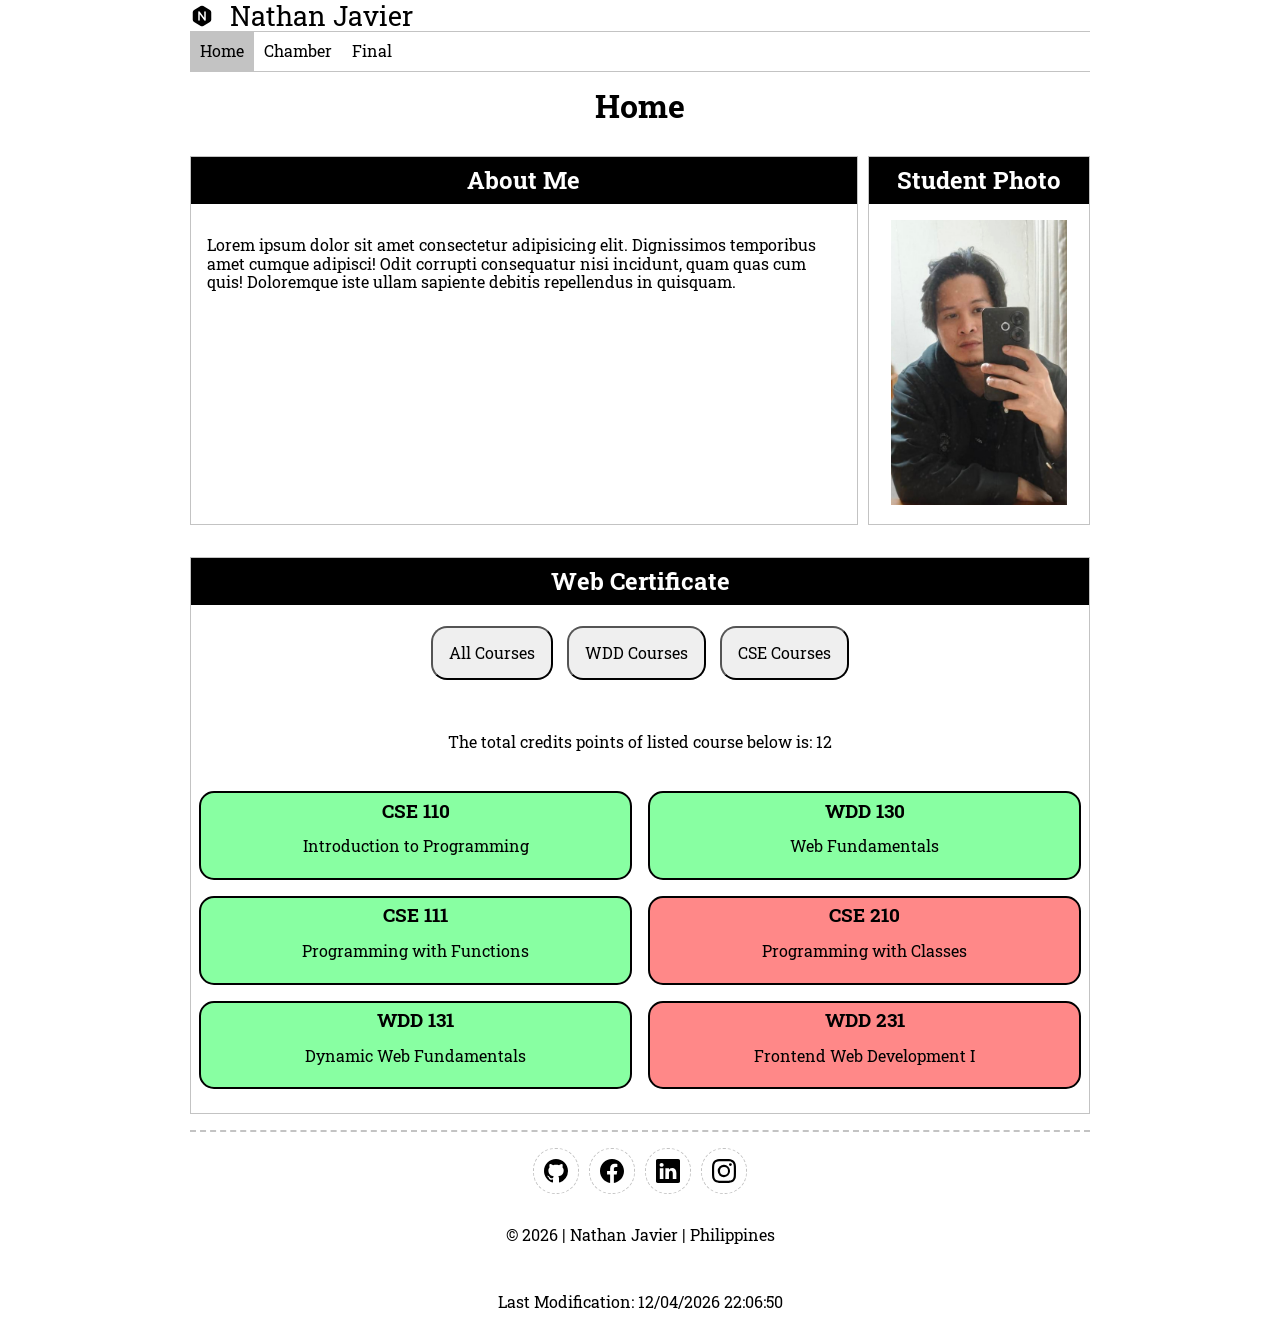
<file: index.html>
<!DOCTYPE html>
<html lang="en">
<head>
    <meta charset="UTF-8">
    <meta name="viewport" content="width=device-width, initial-scale=1.0">
    <title>Nathan Website</title>
    <meta name="author" content="Nathan Javier">
    <meta name="description" content="My personal website for wdd 231 in BYU Pathway to showcase the project and what i learned in the course.">
    <meta  property="og:title" content="Nathan Javier">
    <meta  property="og:description" content="Home of nathan javier. Website for WDD 231.">
    <meta  property="og:images" content="https://github.com/theophilox/wdd231/blob/main/images/my-profile-picture.jpg">
    <meta  property="og:title" content="https://theophilox.github.io/wdd231/">
    <link rel="stylesheet" href="styles/normalize.css">
    <link rel="stylesheet" href="styles/base.css">
    <link rel="stylesheet" href="styles/larger.css">
    <script src="scripts/navigation.js" defer></script>
    <script src="scripts/dates.js" defer></script>
    <script src="scripts/course.js" defer></script>
    <script src="scripts/dialog.js" defer></script>
    <link rel="icon" href="n-favicon.ico">
    <link rel="preconnect" href="https://fonts.googleapis.com">
    <link rel="preconnect" href="https://fonts.gstatic.com" crossorigin>
    <link href="https://fonts.googleapis.com/css2?family=Roboto+Slab:wght@100..900&display=swap" rel="stylesheet">  
</head>
<body>
    <header>
        <img src="images/n-logo.svg" alt="site logo" width="24" height="24">
        <span>Nathan Javier</span>
        <button id="ham-btn" class="hamburger"></button>
    </header>
    <nav id="nav-bar" class="navigation">
        <ul>
            <li class="current"><a href="index.html">Home</a></li>
            <li><a href="chamber/index.html">Chamber</a></li>
            <li><a href="finalproject/index.html">Final</a></li>
        </ul>

    </nav>
    <main>
        <h1>Home</h1>
        <div class="my-info">
            <section class="about-me">
                <h2>About Me</h2>
                <p>Lorem ipsum dolor sit amet consectetur adipisicing elit. Dignissimos temporibus amet cumque adipisci! Odit corrupti consequatur nisi incidunt, quam quas cum quis! Doloremque iste ullam sapiente debitis repellendus in quisquam.</p>
            </section>

            <section class="photo-container">
                <h2>Student Photo</h2>
                <img src="images/my-profile-picture.jpg" alt="My picture" loading="lazy">
            </section>
        </div>

        <section class="certificate">
            <h2>Web Certificate </h2>

            <div class="button-cont">
                <button id="show-all">All Courses</button>
                <button id="show-wdd">WDD Courses</button>
                <button id="show-cse">CSE Courses</button>
            </div>

            <p>The total credits points of listed course below is: <span id="total-credits"></span></p>

            <div id="cert-card" class="courses"></div>
        </section>
        <dialog id="course-dialog"></dialog>
    </main>
    <footer>
        <div class="social">
            <a href="https://github.com/theophilox" target="_blank"><img src="images/github.svg" alt="github icon" width="16" height="16"></a>
            <a href="https://www.facebook.com/Slex.xD/" target="_blank"><img src="images/facebook.svg" alt="facebook icon" width="16" height="16"></a>
            <a href="https://www.linkedin.com/in/nathan-javier27" target="_blank"><img src="images/linkedin.svg" alt="linkedIN icon" width="16" height="16"></a>
            <a href="#" target="_blank"><img src="images/instagram.svg" alt="instagram icon" width="16" height="16"></a>
        </div>
        <p>© <span id="currentYear"></span> | Nathan Javier | Philippines</p>
        <p>Last Modification: <span id="lastModified"></span></p>
    </footer>
</body>
</html>
</file>
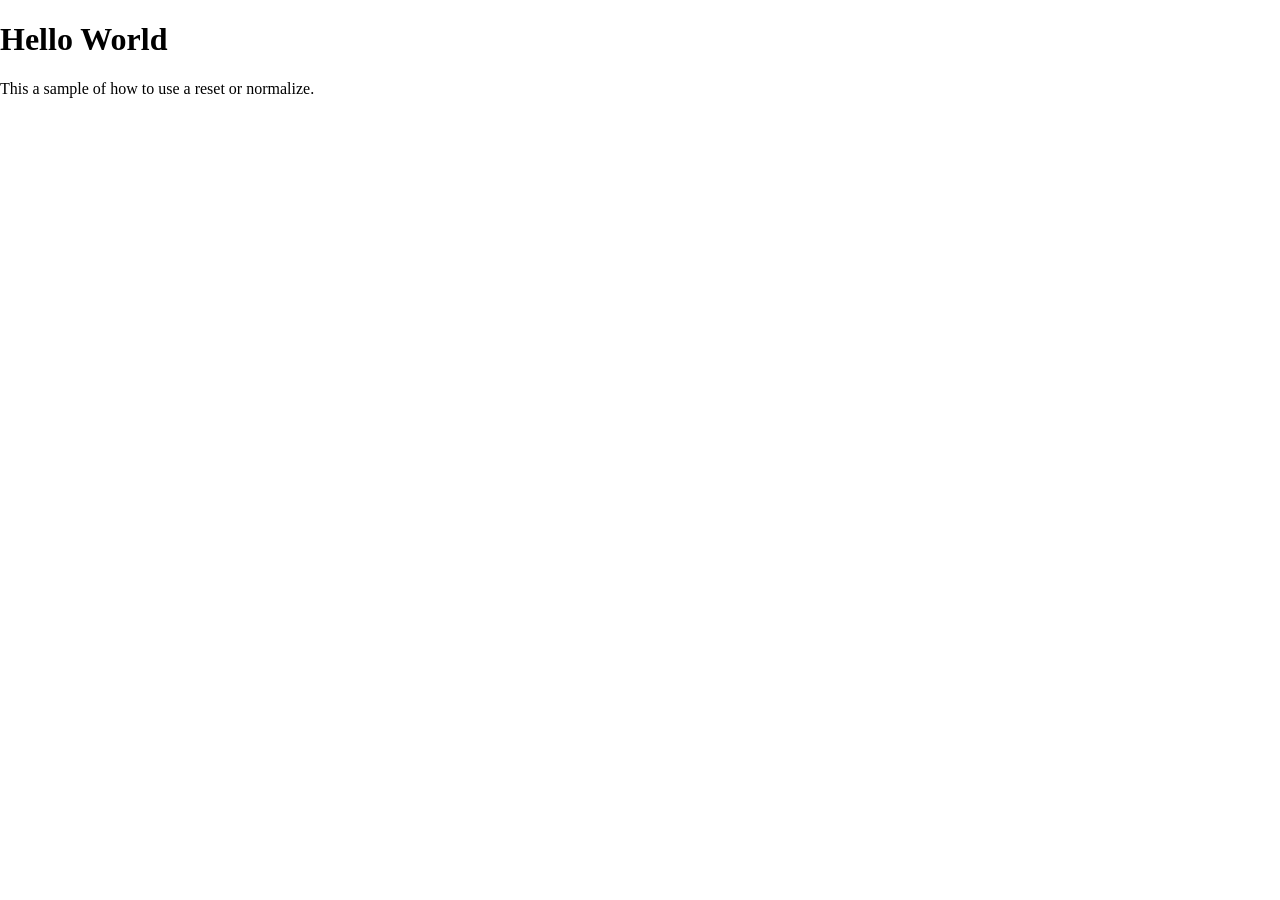
<file: normalize.html>
<!DOCTYPE html>
<html lang="en">
<head>
    <meta charset="UTF-8">
    <meta name="viewport" content="width=device-width, initial-scale=1.0">
    <title>Normalize Sample</title>
    <meta name="author" content="Nathan Javier">
    <meta name="description" content="This is a sample of how to use reset in css.">
    <link rel="stylesheet" href="styles/normalize.css">

</head>
<body>
    <header></header>
    <main></main>
    <h1>Hello World</h1>
    <p>This a sample of how to use a reset or normalize.</p>
</body>
</html>
</file>
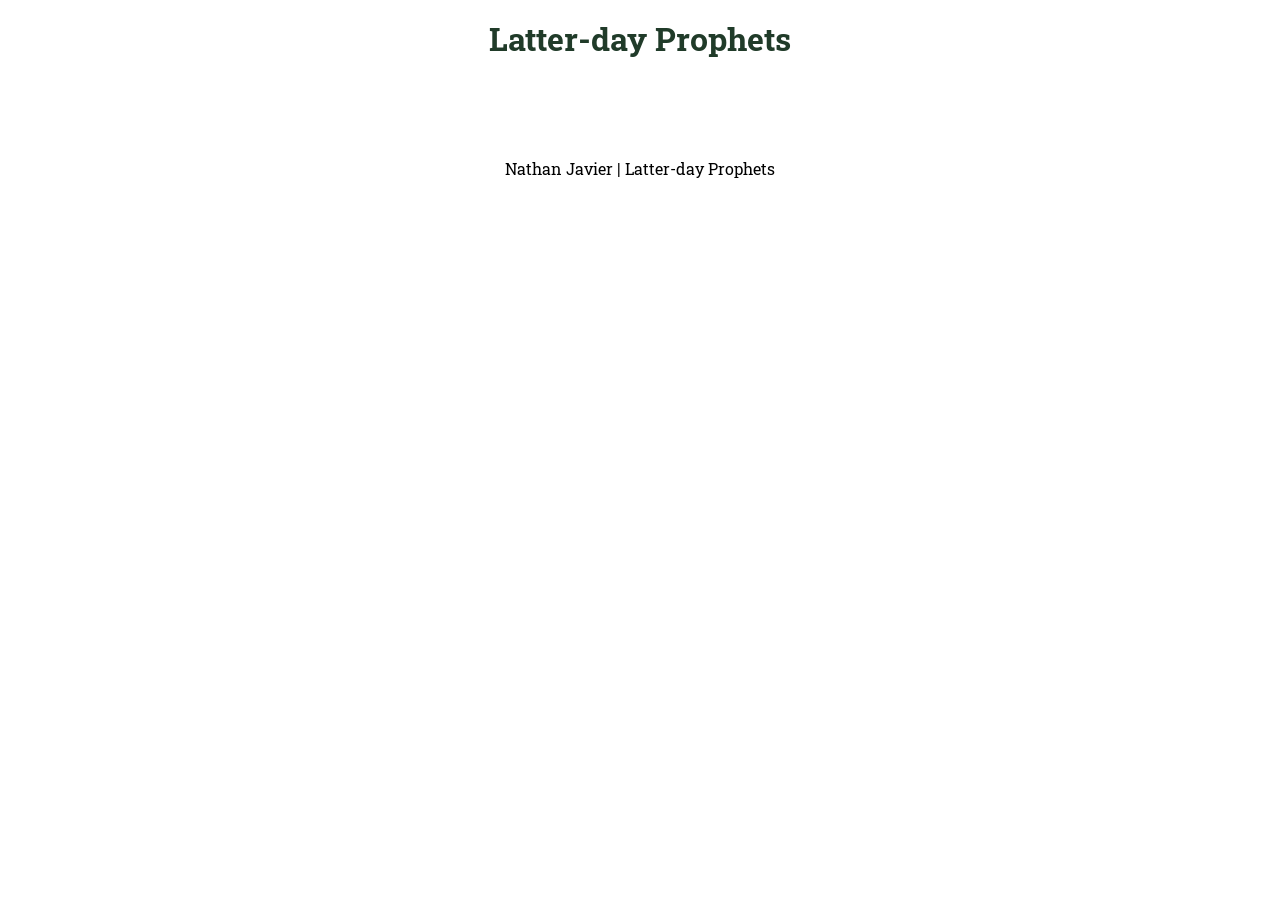
<file: prophets.html>
<!DOCTYPE html>
<html lang="en">
<head>
    <meta charset="UTF-8">
    <meta name="viewport" content="width=device-width, initial-scale=1.0">
    <title>Prophets</title>
    <script src="scripts/prophets.js" defer></script>
    <meta name="author" content="Nathan Javier">
    <meta name="description" content="Pages using fetch in json on the latter-day prophets">
    <link rel="stylesheet" href="styles/prophets.css">
    <link rel="stylesheet" href="styles/normalize.css">
    <link rel="preconnect" href="https://fonts.googleapis.com">
    <link rel="preconnect" href="https://fonts.gstatic.com" crossorigin>
    <link href="https://fonts.googleapis.com/css2?family=Roboto+Slab:wght@100..900&display=swap" rel="stylesheet">
</head>
<body>
    <header>
        <h1>Latter-day Prophets</h1>
    </header>
    <main>
        <div id="cards"></div>
    </main>
    <footer>
        Nathan Javier | Latter-day Prophets
    </footer>
</body>
</html>
</file>
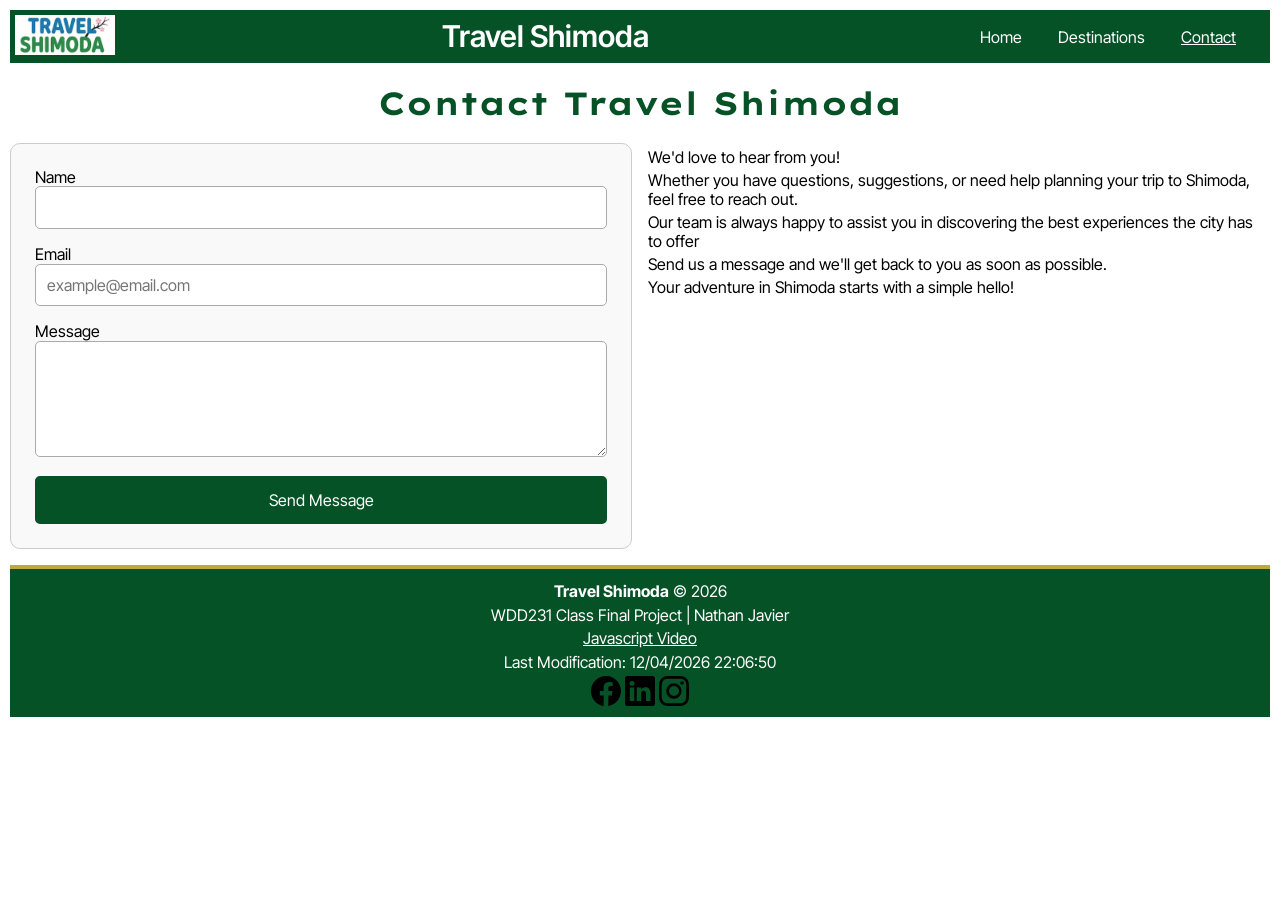
<file: finalproject/contact.html>
<!DOCTYPE html>
<html lang="en">
<head>
    <meta charset="UTF-8">
    <meta name="viewport" content="width=device-width, initial-scale=1.0">
    <title>Travel Shimoda Contact Pages</title>
    <meta name="author" content="Nathan Javier">
    <meta name="description" content="This the contact pages that user can reach out or send thier email to recieved updates about information in shimoda city events">
    <meta  property="og:title" content="Welcome this is a travel guide for shimoda city in shizuoka ken, japan.">
    <meta  property="og:description" content="Shimoda city beautiful places and cultural history places and other places around shimoda city only.">
    <meta  property="og:image" content="https://theophilox.github.io/wdd231/images/shimoda-large.webp">
    <meta  property="og:url" content="https://theophilox.github.io/wdd231/final/index.html">
    <link rel="stylesheet" href="styles/base.css">
    <link rel="stylesheet" href="styles/normalize.css">
    <link rel="stylesheet" href="styles/medium.css">
    <link rel="stylesheet" href="styles/larger.css">
    <script src="scripts/date.js" defer></script>
    <script src="scripts/hamburger.js" defer></script>
    <link rel="icon" href="favicon.ico">
    <link rel="preconnect" href="https://fonts.googleapis.com">
    <link rel="preconnect" href="https://fonts.gstatic.com" crossorigin>
    <link href="https://fonts.googleapis.com/css2?family=Inter+Tight:ital,wght@0,100..900;1,100..900&family=Lexend+Giga:wght@100..900&display=swap" rel="stylesheet">
</head>
<body>
    <header>
        <a href="index.html"><img src="images/travel-shimoda-logo.png" alt="travel Shimoda" width="100" height="40"></a>
        <span>Travel Shimoda</span>
        <button id="ham-btn" class="hamburger" aria-label="Menu"></button>
        <nav id="nav-bar" class="navigation">
            <ul>
                <li><a  href="index.html">Home</a></li>
                <li><a  href="destinations.html">Destinations</a></li>
                <li><a class="active" href="contact.html">Contact</a></li>
            </ul>
        </nav>
    </header>
    <main>
        
        <h1>Contact Travel Shimoda</h1>

        <div class="contact-container">
            <div class="contact-msg">
                <p>We'd love to hear from you!</p>
                <p>Whether you have questions, suggestions, or need help planning your trip to Shimoda, feel free to reach out.</p> 
                <p>Our team is always happy to assist you in discovering the best experiences the city has to offer</p>
                <p>Send us a message and we'll get back to you as soon as possible.</p> 
                <p>Your adventure in Shimoda starts with a simple hello!</p>
            </div>

            <div class="contact-form-section">

                <form method="get" action="thankyou.html" id="contact-form" >
                    
                    <label for="name">Name
                        <input type="text" name="name" id="name" title="Enter first name" required>
                    </label>

                    <label for="email">Email
                        <input type="email" name="email" title="Enter your email" id="email" required placeholder="example@email.com">
                    </label>

                    <label for="message">Message
                        <textarea id="message" rows="5" required></textarea>
                    </label>

                    <button type="submit" class="submit-button">Send Message</button>

                </form>

            </div>
        </div>

        
    </main>

    <footer>
        <div class="copyright">
            <p><strong>Travel Shimoda</strong> © <span id="currentYear"></span></p>
            <p>WDD231 Class Final Project | Nathan Javier</p>
            <a href="https://www.loom.com/share/fae2dce700c44b189f0708b2c2c2837a" target="_blank">Javascript Video</a>
            <p>Last Modification: <span id="lastModified"></span></p>
        </div>
        <div class="social">
            <a href="https://www.facebook.com/Slex.xD/" target="_blank"><img src="images/facebook.svg" alt="facebook icon" width="16" height="16"></a>
            <a href="https://www.linkedin.com/in/nathan-javier27" target="_blank"><img src="images/linkedin.svg" alt="linkedIN icon" width="16" height="16"></a>
            <a href="#" target="_blank"><img src="images/instagram.svg" alt="instagram icon" width="16" height="16"></a>
        </div>

    </footer>
</body>
</html>
</file>
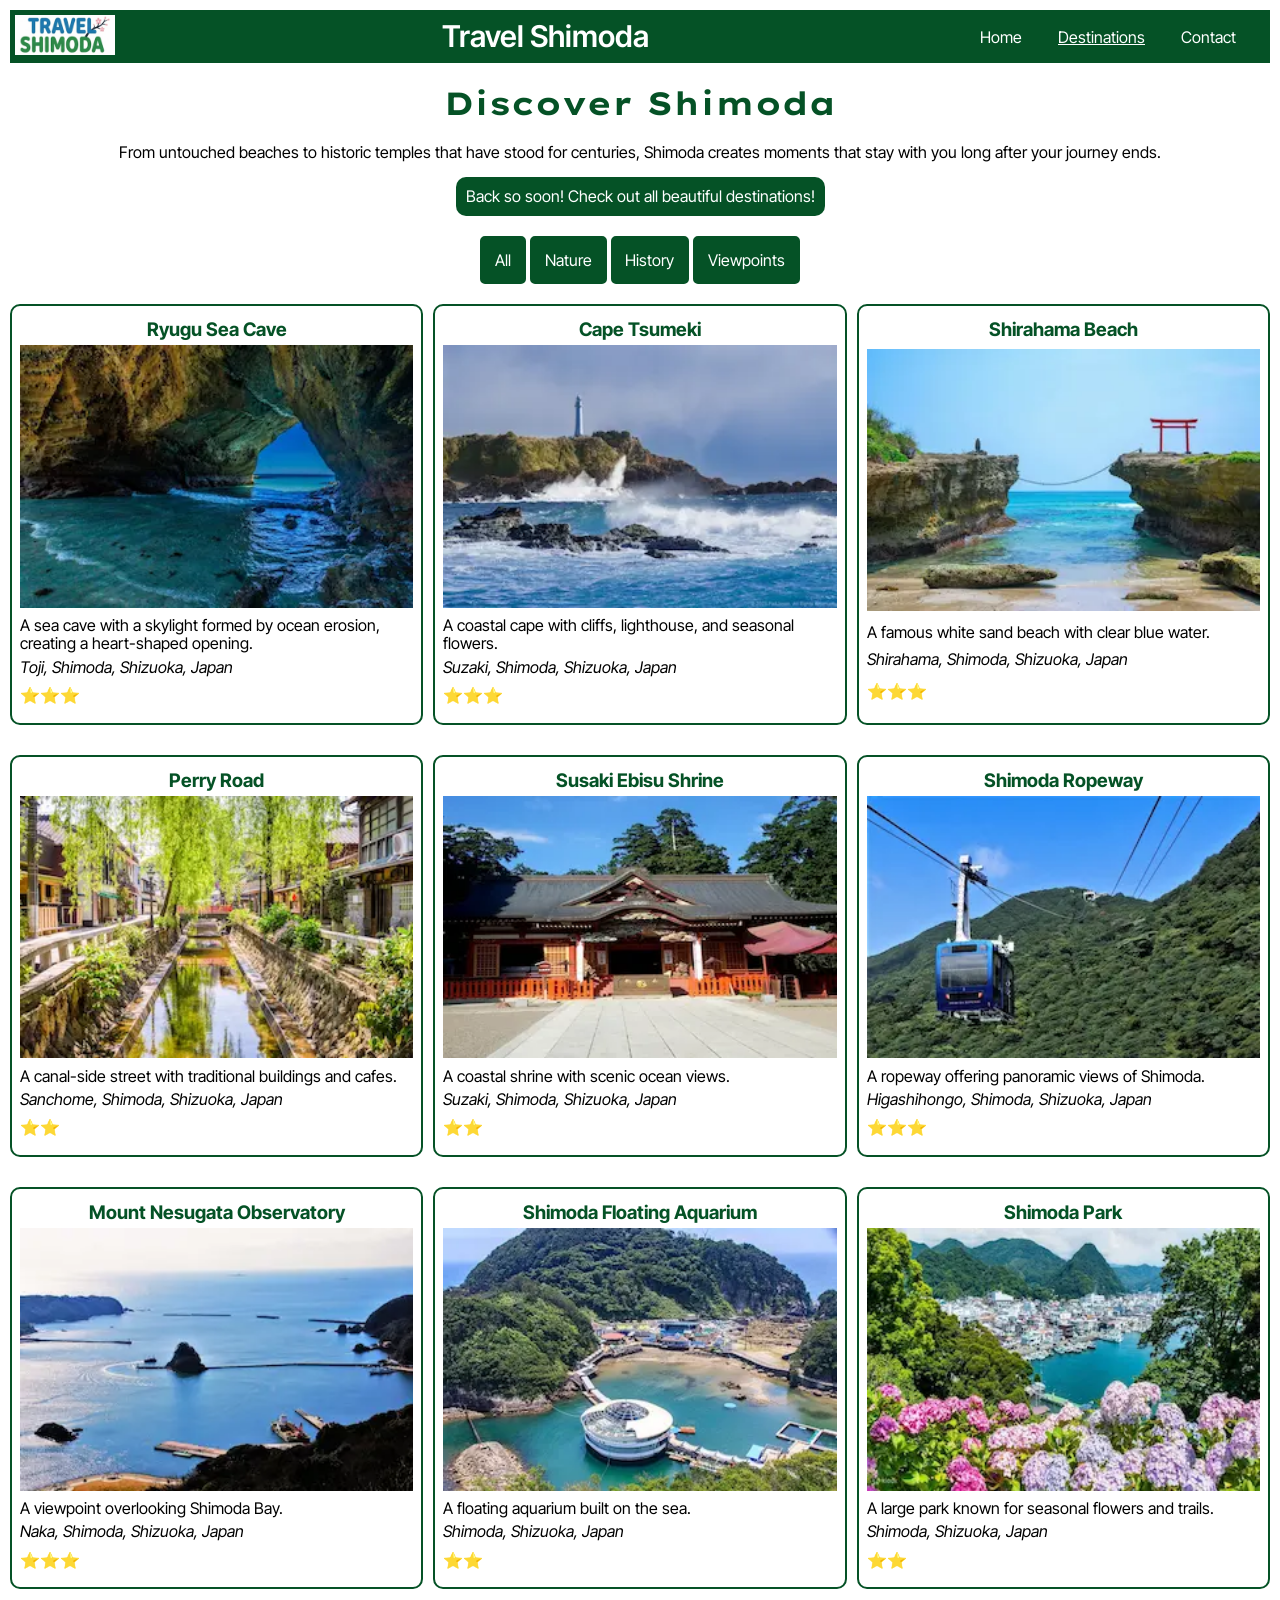
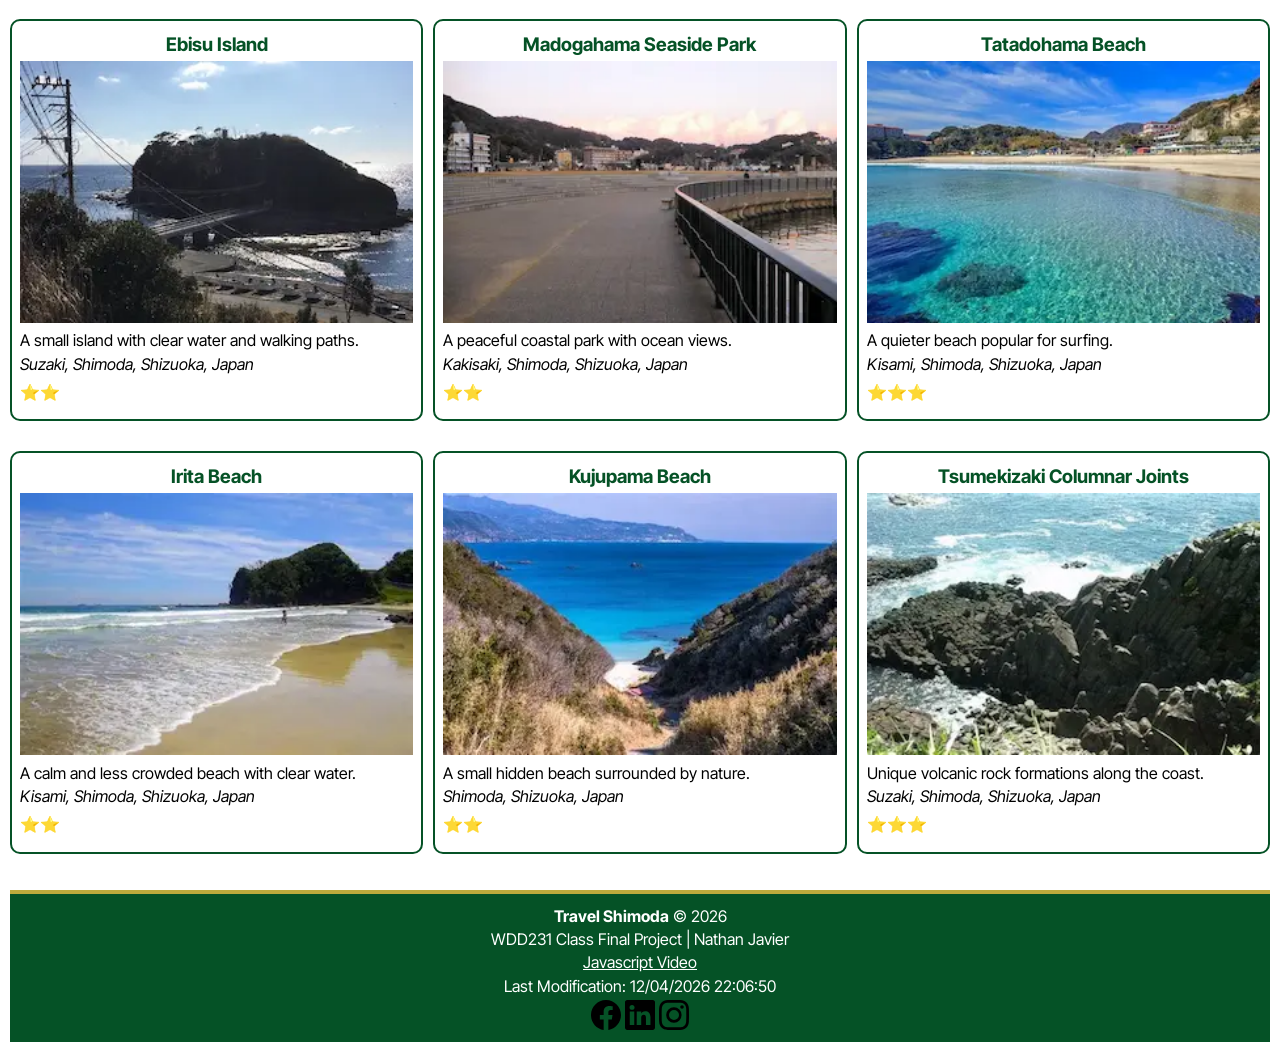
<file: finalproject/destinations.html>
<!DOCTYPE html>
<html lang="en">
<head>
    <meta charset="UTF-8">
    <meta name="viewport" content="width=device-width, initial-scale=1.0">
    <title>Travel Shimoda Destination Pages</title>
    <meta name="author" content="Nathan Javier">
    <meta name="description" content="A list of destination places and their information about shimoda city shizuoka japan for my final project in WDD231 BYU Pathway">
    <meta  property="og:title" content="Welcome this is a travel guide for shimoda city in shizuoka ken, japan.">
    <meta  property="og:description" content="Shimoda city beautiful places and cultural history places and other places around shimoda city only.">
    <meta  property="og:image" content="https://theophilox.github.io/wdd231/images/shimoda-large.webp">
    <meta  property="og:url" content="https://theophilox.github.io/wdd231/final/index.html">
    <link rel="stylesheet" href="styles/base.css">
    <link rel="stylesheet" href="styles/normalize.css">
    <link rel="stylesheet" href="styles/medium.css">
    <link rel="stylesheet" href="styles/larger.css">
    <script src="scripts/date.js" defer></script>
    <script src="scripts/hamburger.js" defer></script>
    <script src="scripts/filter.js" type="module"></script>
    <script src="scripts/destinations.js" type="module"></script>
    <link rel="icon" href="favicon.ico">
    <link rel="preconnect" href="https://fonts.googleapis.com">
    <link rel="preconnect" href="https://fonts.gstatic.com" crossorigin>
    <link href="https://fonts.googleapis.com/css2?family=Inter+Tight:ital,wght@0,100..900;1,100..900&family=Lexend+Giga:wght@100..900&display=swap" rel="stylesheet">
</head>
<body>
    <header>
        <a href="index.html"><img src="images/travel-shimoda-logo.png" alt="travel Shimoda" width="100" height="40"></a>
        <span>Travel Shimoda</span>
        <button id="ham-btn" class="hamburger" aria-label="Menu"></button>
        <nav id="nav-bar" class="navigation">
            <ul>
                <li><a  href="index.html">Home</a></li>
                <li><a class="active" href="destinations.html">Destinations</a></li>
                <li><a href="contact.html">Contact</a></li>
            </ul>
        </nav>
    </header>
    <main>
        
        <h1>Discover Shimoda</h1>
        <p>From untouched beaches to historic temples that have stood for centuries, Shimoda creates moments that stay with you long after your journey ends.</p>

        <div id="visit-message">

        </div>

         <div class="buttons">
                <button id="show-all">All</button>
                <button id="show-nature">Nature</button>
                <button id="show-history">History</button>
                <button id="show-viewpoint">Viewpoints</button>

            </div>

        <div> 

            <div id="destinations">

            </div>
        </div>

        <dialog id="modal"></dialog>

        
    </main>

    <footer>
        <div class="copyright">
            <p><strong>Travel Shimoda</strong> © <span id="currentYear"></span></p>
            <p>WDD231 Class Final Project | Nathan Javier</p>
            <a href="https://www.loom.com/share/fae2dce700c44b189f0708b2c2c2837a" target="_blank">Javascript Video</a>
            <p>Last Modification: <span id="lastModified"></span></p>
        </div>
        <div class="social">
            <a href="https://www.facebook.com/Slex.xD/" target="_blank"><img src="images/facebook.svg" alt="facebook icon" width="16" height="16"></a>
            <a href="https://www.linkedin.com/in/nathan-javier27" target="_blank"><img src="images/linkedin.svg" alt="linkedIN icon" width="16" height="16"></a>
            <a href="#" target="_blank"><img src="images/instagram.svg" alt="instagram icon" width="16" height="16"></a>
        </div>

    </footer>
</body>
</html>
</file>
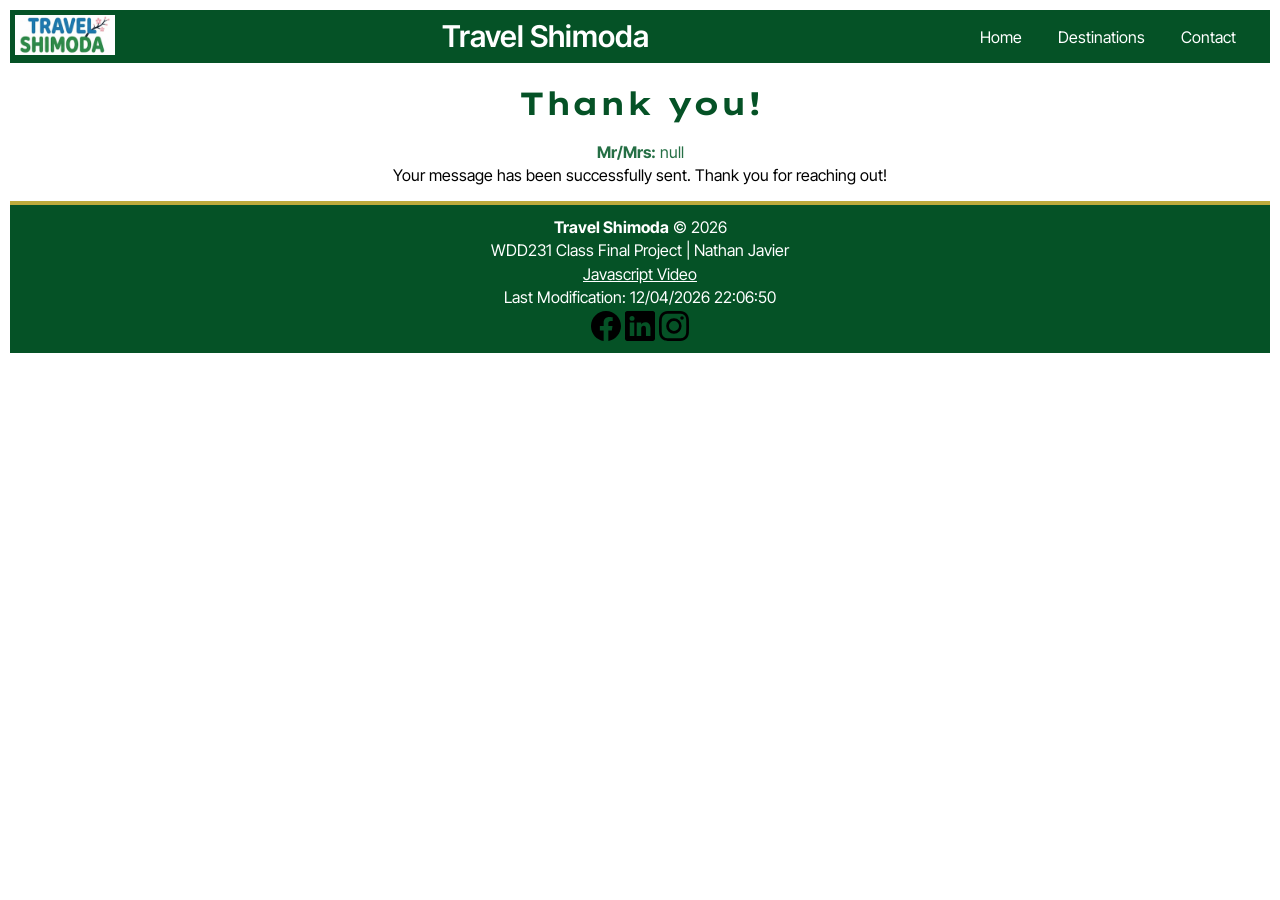
<file: finalproject/thankyou.html>
<!DOCTYPE html>
<html lang="en">
<head>
    <meta charset="UTF-8">
    <meta name="viewport" content="width=device-width, initial-scale=1.0">
    <title>Travel Shimoda Contact Pages</title>
    <meta name="author" content="Nathan Javier">
    <meta name="description" content="This the contact pages that user can reach out or send thier email to recieved updates about information in shimoda city shizuoka japan events for my final project in WDD231 BYU Pathway">
    <meta  property="og:title" content="Welcome this is a travel guide for shimoda city in shizuoka ken, japan.">
    <meta  property="og:description" content="Shimoda city beautiful places and cultural history places and other places around shimoda city only.">
    <meta  property="og:image" content="https://theophilox.github.io/wdd231/images/shimoda-large.webp">
    <meta  property="og:url" content="https://theophilox.github.io/wdd231/final/index.html">
    <link rel="stylesheet" href="styles/base.css">
    <link rel="stylesheet" href="styles/normalize.css">
    <link rel="stylesheet" href="styles/medium.css">
    <link rel="stylesheet" href="styles/larger.css">
    <script src="scripts/date.js" defer></script>
    <script src="scripts/hamburger.js" defer></script>
    <script src="scripts/thankyou.js" defer></script>
    <link rel="icon" href="favicon.ico">
    <link rel="preconnect" href="https://fonts.googleapis.com">
    <link rel="preconnect" href="https://fonts.gstatic.com" crossorigin>
    <link href="https://fonts.googleapis.com/css2?family=Inter+Tight:ital,wght@0,100..900;1,100..900&family=Lexend+Giga:wght@100..900&display=swap" rel="stylesheet">
</head>
<body>
    <header>
        <a href="index.html"><img src="images/travel-shimoda-logo.png" alt="travel Shimoda" width="100" height="40"></a>
        <span>Travel Shimoda</span>
        <button id="ham-btn" class="hamburger" aria-label="Menu"></button>
        <nav id="nav-bar" class="navigation">
            <ul>
                <li><a href="index.html">Home</a></li>
                <li><a href="destinations.html">Destinations</a></li>
                <li><a href="contact.html">Contact</a></li>
            </ul>
        </nav>
    </header>
    <main>
        
        <h1>Thank you!</h1>
        <div id="output" class="output"></div>
        <p>Your message has been successfully sent. Thank you for reaching out!</p>

        

        
    </main>

    <footer>
        <div class="copyright">
            <p><strong>Travel Shimoda</strong> © <span id="currentYear"></span></p>
            <p>WDD231 Class Final Project | Nathan Javier</p>
            <a href="https://www.loom.com/share/fae2dce700c44b189f0708b2c2c2837a" target="_blank">Javascript Video</a>
            <p>Last Modification: <span id="lastModified"></span></p>
        </div>
        <div class="social">
            <a href="https://www.facebook.com/Slex.xD/" target="_blank"><img src="images/facebook.svg" alt="facebook icon" width="16" height="16"></a>
            <a href="https://www.linkedin.com/in/nathan-javier27" target="_blank"><img src="images/linkedin.svg" alt="linkedIN icon" width="16" height="16"></a>
            <a href="#" target="_blank"><img src="images/instagram.svg" alt="instagram icon" width="16" height="16"></a>
        </div>

    </footer>
</body>
</html>
</file>
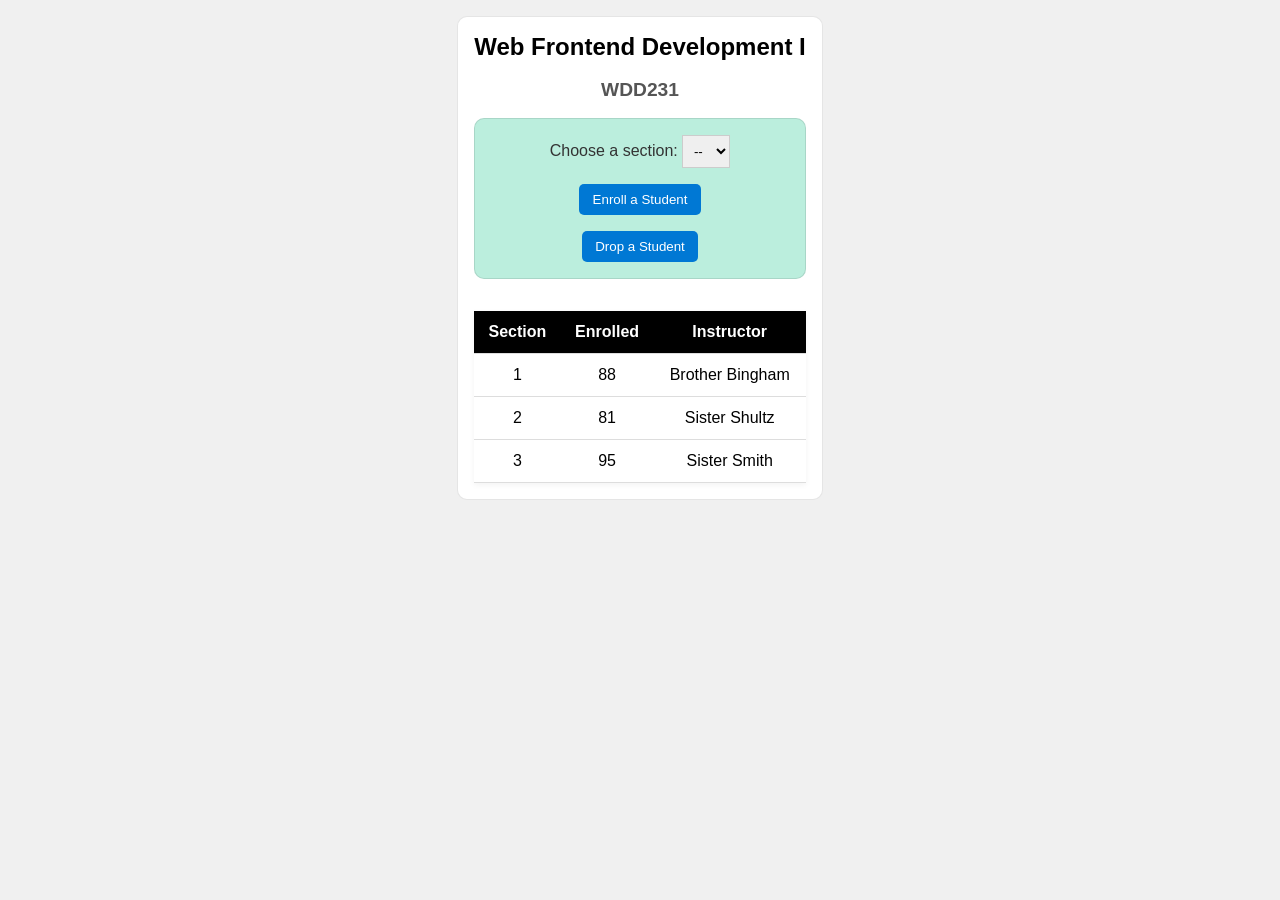
<file: week03/modules.html>
<html lang="en">
    <head>
        <meta charset="UTF-8">
        <meta name="viewport" content="width=device-width, initial-scale=1.0">
        <title>Modules Example: Course and Sections</title>
        <link rel="stylesheet" href="styles/modules.css">
        <script type="module" src="scripts/modules.mjs"></script>
    </head>

    <body>
        <main>
        <h1 id="courseName">Web Frontend Development I</h1>
        <h2 id="courseCode">WDD231</h2>

        <div id="enrollment">
            <label for="sectionNumber">Choose a section:</label>
            <select id="sectionNumber">
                <option value="0" disabled="" selected="">--</option>
            </select>

            <button id="enrollStudent">Enroll a Student</button>
            <button id="dropStudent">Drop a Student</button>
        </div>

        <table>
            <thead>
            <tr>
                <th>Section</th>
                <th>Enrolled</th>
                <th>Instructor</th>
            </tr>
            </thead>
            <tbody id="sections"><tr>
            <td>1</td>
            <td>88</td>
            <td>Brother Bingham</td></tr><tr>
            <td>2</td>
            <td>81</td>
            <td>Sister Shultz</td></tr><tr>
            <td>3</td>
            <td>95</td>
            <td>Sister Smith</td></tr></tbody>
        </table>
        </main>


    </body>
</html>
</file>
<file: styles/base.css>
:root {
    box-sizing: border-box;
}


body {
    font-family: "Roboto Slab", serif;
}


header {
    display: grid;
    grid-template-columns: 24px auto 44px;
    align-items: end;
    column-gap: 1rem;
    border-bottom: 1px solid #c3c3c3;
}




header img {
    display: block;
    width: 100%;
    height: auto;
    margin: auto 0;
}

header span {
    font-size: 1.7rem;
    color: black;
}


.hamburger {
    background: none;
    border: none;
    cursor: pointer;
    font-family: Verdana, Geneva, Tahoma, sans-serif;

}

.hamburger::before {
    content: "\2630";
    font-size: 1.5rem;
    
}

.hamburger.show::before {
    content: "\00D7";
    font-size: 1.5rem;
    
}

.navigation {
    display: none;
}

.navigation.show {
    display: block;
}

.navigation ul {
    list-style-type: none;
    margin: 0;
    padding: 0;
}

.navigation a {
    display: block;
    padding: 10px;
    text-decoration: none;
    color: black;
    border-bottom: 1px solid #c3c3c3;
}

.navigation a:hover {
    background-color: black;
    color: white;
}

.navigation li.current {
    background-color: #c3c3c3;
}

main {
    padding: 0;
}

main h1 {
    text-align: center;
    padding: 1rem;
    margin: 0;

}

p {
    padding: 1rem;
}

.photo-container {
    text-align: center;
   
}

.photo-container img {
    width: 80%;
    height: auto;
    margin: 0 auto;
    margin-top: 1rem;

}



section {
    margin: 1rem auto;
    padding-bottom: 1rem;
}


.about-me, .photo-container {
    border-bottom: 1px solid #c3c3c3;
    padding-bottom: 1rem;
}

section h2 {
    text-align: center;
    background-color: black;
    padding: 0.6rem;
    color: white;
    margin: 0 auto;
}

.button-cont {
    padding: 1rem;
    text-align: center;
}

.button-cont button {
    padding: 1rem;
    margin: 0.3rem;
    border-radius: 1rem;

}

.button-cont button:hover {
    background-color: black;
    color: white;
}

.certificate {
    text-align: center;
}


.course-card {
    border: 2px solid black;
    padding: 0.4rem;
    border-radius: 15px;
    transition: 0.3s;
    margin: 0.5rem;
    text-align: center;
}

.course-card h3 {   
    padding: 0;
    margin: 0;
}

.course-card p {

    padding: 0;
}

.courses {
    display: grid;
    grid-template-columns: 1fr;
    justify-content: center;
}

dialog {
    border: 1px solid black;
    border-radius: 10px;
    max-width: 300px;
    padding: 0;
    text-align: center;
}

dialog h2 {
    margin: 0;
    background-color: #c3c3c3;
    padding: 10px;
}

dialog button {
    font-size: 1.3rem;
    position: absolute;
    border: none;
    background-color: #c3c3c3;
    top: 11px;
    right: 15px;
}

::backdrop {
  background-color: rgb(0 0 0 / 80%);
}





footer {
    text-align: center;
    border-top: 2px dashed #c3c3c3;
    padding-top: 1rem;
}

.social {
    display: flex;
    justify-content: center;
    column-gap: 10px;
}

.social a {
    display: flex;
    border: 1px dashed #c3c3c3;
    width: 44px;    
    height: 44px;
    align-items: center;
    justify-content: center;
    border-radius: 22px;
}

.social img {
    width: 24px;
    height: 24px;

}

.social a:hover {
    background-color: #c3c3c3;
}
</file>
<file: styles/larger.css>
@media only screen and (min-width: 38rem) {
    header, nav, main, footer {
        max-width: 900px;
        margin: 0 auto;
    }

    header {
        grid-template-columns: 24px auto;
    }
    
    .hamburger {
        display: none;
    }

    .navigation {
        display: block;
        border-bottom: 1px solid #c3c3c3;
        
    }

    .navigation ul {
        display: flex;
    }

    .navigation a {
        border: none;
        width: auto;
    }

    .courses {
    display: grid;
    grid-template-columns: 50% 50%;
    }

    section {
        border: 1px #c3c3c3 solid;
        
    }

    .my-info {
        display: grid;
        grid-template-columns: 3fr 1fr;
        grid-gap: 10px;
        width: 100%;
    }
    
    
}
</file>
<file: styles/prophets.css>
:root {
    --primary-color: #203b29;
    --secondary-color: #82bac7;
}

* {
    font-family: "Roboto Slab", serif;
    box-sizing: border-box;
}

header {
    text-align: center;
    color: var(--primary-color);
}

#cards {
    display: grid;
    grid-gap: 1.5rem;
    grid-template-columns: repeat(auto-fit, minmax(320px, 1fr));
    justify-content: center;
    align-items: center;
    margin: 1rem;
    padding: 1rem;
}

#cards section {
    display: block;
    background-color: var(--secondary-color);
    border: outset 4px var(--primary-color);
    height: 450px;
    width: 100%;

}

#cards h2 {
    color: var(--primary-color);
    text-align: center;
    margin-bottom: 8px;
}

#cards p {
    margin:  0 auto;
    display: block;
    text-align: center;
}

#cards img {
    height: 300px;
    width: auto;
    display: block;
    margin: 1rem auto;
    border-radius: 15px;
}



footer {
    text-align: center;
    padding: 2rem;
}
</file>
<file: finalproject/styles/base.css>
:root {
    --primary-color: #055226;
    --secondary-color: #bdaa3c;
    --text-color: #333333;
}

* {
    box-sizing: border-box;
}

body {
    font-family: "Inter Tight", sans-serif;
    margin: 0;
    padding: 10px;
}

/*------------ Header ------------*/

header {
    display: grid;
    grid-template-columns: 60px auto 44px;
    text-align: center;
    align-items: center;
    background: var(--primary-color);
    color: white;
}

header img {
    width: 100%;
    height: auto;
    padding: 5px;
    
}

header span {
    color: white;
    font-size: 25px;
    font-weight: 600;
}

/*------------ Hamburger ------------*/
.hamburger {
    background: none;
    border: none;
    cursor: pointer;
}

.hamburger::before {
    content: "\2630";
    font-size: 2rem;
    color: white;
}

.hamburger.show::before {
    content: "\00D7";
    font-size: 2rem;
    color: white;
}

/*------------ Navigation ------------*/
.navigation {
    display: none;
    background-color: var(--primary-color);
    grid-column: 1/-1;
    margin-top: 10px;
    color: white;
}

.navigation.show {
    display: block;
}

.navigation img {
    width: 100%;
    height: auto;
}

.navigation ul {
    list-style-type: none;
    margin: 0;
    padding: 0;
}


.navigation a {
    display: block;
    padding: 10px;
    text-decoration: none;
    color: white;
}

.navigation a.active {
    text-decoration: underline;
}

.navigation a:hover {
    background-color: white;
    color: var(--primary-color);
    font-weight: bold;
}

/*------------ Main ------------*/

.hero {
    text-align: center;
    padding: 10px;
    padding-bottom: 20px;
    border: 1px var(--secondary-color) solid;
    margin-bottom: 20px;
    border-radius: 10px;
}
.hero img {
    width: 100%;
    height: auto;
}


.cta-button {
    display: block;
    max-width: 150px;
    border: 2px solid var(--primary-color);
    padding: 0.5rem;
    border-radius: 10px;
    color: black;
    text-decoration: none;
    margin: 1rem auto;
}

.cta-button:hover {
    background-color: var(--primary-color);
    border: 1px white solid;
    color: white;

}


h1 {
    font-family: "Lexend Giga", sans-serif;
    color: var(--primary-color);  
    margin: 0;
    text-align: center;
}

h2, h3 {
    color: var(--primary-color);
    font-family: "Inter Tight", sans-serif;
}

/*------------ Weather ------------*/
.weather-cont {
    display: grid;
    grid-template-columns: auto 1fr;
    grid-gap: 1rem;
}

.weather {
    text-align: center;
    background-color: var(--primary-color);
    border-radius: 10px;
    padding: 10px;
    box-shadow: 0 5px 5px rgb(120, 120, 120);
    align-items: center;
    backdrop-filter: blur(100px);
    
}

.weather h2 {
    color: white;
    margin: 0;
    margin-bottom: 10px;
}

.weather p {
    color: white;
    align-items: center;
    margin: 0;
}

#current-temp {
    margin: auto 0;
    font-size: 50px;
}

.unit {
    font-size: 0.8rem;    
    vertical-align: top;
    margin-left: 2px;
    color: white;
}

.current-weather {
    display: grid;
    
}

.status-cont {
    text-align: center;
    grid-column: 1 / -1;
    margin: 0;
}

#weather-icon {
    display: block;
    margin: 0 auto;
    height: 100px;
    width: auto;
}

.forecast-weather {
    justify-content: center;
    align-items: center;
    display: flex;
}

.forecast-weather p {
    font-size: 30px;
    color: white;
}

.forecast-card p{
    color: white;
}

/*------------ Features ------------*/

section {
    margin-bottom: 20px;
}

.discover {
    text-align: center;

    
}
#features {
    display: flex;
    gap: 1rem;
    overflow-x: auto;
    scroll-snap-type: x mandatory;
    padding: 1rem;
}


#features section, #destinations section {
    min-width: 300px;
    height: auto;  
    display: grid;
    border: 2px var(--primary-color) solid;
    padding: 0.5rem;
    border-radius: 10px;
    transition: transform 0.3s ease;
    grid-template-areas:
    "name"
    "photo"
    "description"
    "address"
    "star";

}

#features section:hover, #destinations section:hover {
    transform: translateY(-10px);
    box-shadow: 0 5px 4px rgb(74, 74, 74);
}

#features section h3{

    grid-area: name;
}

#features figure {
    grid-area: photo;
    margin: 0;
}

#features img {
    width: 100%;
    height: auto;
    margin: 0;
    padding: 0;
    object-fit: cover;
}

#features p {
    grid-area: description;
}

#features address {
    grid-area: address;
}

#features span {
    grid-area: star;
    margin: 10px 0;
}

/*------------ Footer ------------*/

footer {
    border-top: 4px var(--secondary-color) solid;
    background-color: var(--primary-color);
    margin-top: 1rem;
    padding: 0.5rem;
    text-align: center;
    color: white;
    
}

.copyright a {
    color: white;
}

.social img {
    width: 30px;
    height: auto;
}


/*------------ Visit Message ------------*/


#visit-message {
    background-color: var(--primary-color);
    border-radius: 10px;
    color: white;
    padding: 10px;
    display: block;
    width: fit-content;
    margin: 1rem auto;
    animation: fadeIn 3s ease-in-out
}

@keyframes fadeIn {
    from { opacity: 0; }
    to { opacity: 1; }
}

/*------------ Filter Buttons ------------*/

.buttons  {
    margin: 20px auto;
    text-align: center;
}

button {
    border-radius: 5px;
    border: 2px var(--primary-color) solid;
    background: var(--primary-color);
    color: white;
    padding: 0.8rem;
    cursor: pointer;
    transition: 0.3s;
}


button:hover {
    background: #256f45;
    font-weight: 700;
    transform: translateY(-2px);
}

/*------------ Destinations Page ------------*/

#destinations {
    display: grid;
    
}

main > p {
    text-align: center;
}

#destinations section {
    min-width: 300px;
    height: auto;  
    display: grid;
    border: 2px var(--primary-color) solid;
    padding: 0.5rem;
    border-radius: 10px;
    transition: transform 0.3s ease;
    grid-template-areas:
    "name"
    "photo"
    "description"
    "address"
    "star";

}

#destinations section h3{
    text-align: center;
    grid-area: name;
}

#destinations figure {
    grid-area: photo;
    margin: 0;
}

#destinations img {
    width: 100%;
    height: auto;
    margin: 0;
    padding: 0;
    object-fit: cover;
}

#destinations p {
    grid-area: description;
}

#destinations address {
    grid-area: address;
}

#destinations span {
    grid-area: star;
    margin: 10px 0;
}

/*------------ Modals------------*/

#modal {
    border-radius: 8px;
    text-align: center;
}

#modal h2, h3, p {
    margin: 5px 0;
}

#modal img {
    width: 100%;
    height: auto;

}

#modal button {
    margin-top: 1rem;
}

::backdrop {
    background-color: rgba(87, 116, 92, 0.8);
}

/*------------ Contact Page------------*/


.contact-page {
    max-width: 800px;
    margin: auto;
    padding: 2rem;
}

.contact-intro {
    text-align: center;
    margin-bottom: 2rem;
}

form {
    display: grid;
    gap: 1rem;
    padding: 1.5rem;
    border: 1px solid #ccc;
    border-radius: 10px;
    background: #f9f9f9;
}

input, textarea {
    width: 100%;
    padding: 0.7rem;
    border: 1px solid #aaa;
    border-radius: 5px;
}




.output {
    text-align: center;
    color: #256f45;
}
</file>
<file: finalproject/styles/medium.css>
@media only screen and (min-width: 620px) {

    #destinations {
        display: grid;
        grid-template-columns: 1fr 1fr;
        grid-gap: 10px;
    }

    #weather-icon {
    display: block;
    margin: 0 auto;
    height: 50px;
    width: auto;
    }

    #forecast {
        display: flex;
        flex-direction: row;
        justify-content: space-around;
    }

}
</file>
<file: finalproject/styles/larger.css>
@media only screen and (min-width: 900px) {
    main {
        display: block;

        height: auto;
        margin: 0 auto;
    }

    .hero {
        position: relative;
    }

    .hero img {
        filter: blur(2px);
        filter: brightness(50%);
    }

    .hero h1 {
        font-weight: 900;
        font-size: 50px;
        color: yellow;
        position: absolute;
        top: 80px;
        left: 40px;
        background-color: rgba(0, 0, 0, 0.5);
    }

    .hero p{
        color: yellow;
        position: absolute;
        top: 200px;
        left: 50px;
        background-color: rgba(0, 0, 0, 0.5)

    }

    .cta-button {
        background: var(--primary-color);
        color: white;
        position: absolute;
        top: 230px;
        left: 50px;
        font-weight: 800;


    }

    .cta-button:hover {
        color: white;
    }

    header {
        display: grid;
        grid-template-columns: 110px auto 300px;
        align-items: center;
    }

    header span {
        font-size: 30px;
    }

    .hamburger {
        display: none;
    }

    .navigation {
       
        display: block;
        grid-column: auto;
        margin: 0;
    }

    .navigation ul {
        text-align: right;
        display: flex;
        gap: 1rem;
        align-items: center;
    }

    .navigation a.active {
        border-radius: 10px;
    }

    .navigation a:hover {
        border-radius: 10px;
    }

    #current-temp {
    margin: auto 0;
    font-size: 30px;
    }   

    #weather-icon {
    display: block;
    margin: 0 auto;
    height: 50px;
    width: auto;
    }

    #forecast {
        display: flex;
        flex-direction: row;
        justify-content: space-around;
    }

    #features section:hover{
        transform: translateY(-10px)
    }


    /*------------ Destination ------------*/

    #destinations {
        display: grid;
        grid-template-columns: 1fr 1fr 1fr;
        grid-gap: 10px;
    }

    /*------------ Contact ------------*/

    .contact-container {
        display: grid;
        grid-template-columns: 1fr 1fr;
        grid-gap: 1rem;
    }

    .contact-form-section {
        order: 1;
    }

    .contact-msg {
        order: 2;
    }

}
</file>
<file: week03/styles/modules.css>
* {
  margin: 0;
  padding: 0;
  box-sizing: border-box;
}

body {
  font-family: Arial, sans-serif;
  background-color: #f0f0f0;
}

main {
  padding: 1rem;
  background-color: #fff;
  color: #333;
  width: fit-content;
  margin: 1rem auto;
  border: 1px solid rgb(0 0 0 / 10%);
  border-radius: 10px;
}

h1 {
  font-size: 1.5rem;
  color: #000;
}

h2 {
  font-size: 1.2rem;
  color: #555;
}

h1,
h2 {
  text-align: center;;
  margin-bottom: 1.1rem;
}

form p {
  margin: .5rem;
  font-weight: bold;
}

#enrollment {
  padding: 1rem 1rem 0 1rem;
  border: 1px solid rgb(0 0 0 / 10%);
  border-radius: 10px;
  background-color: #bed;
  text-align: center;
}

select {
  padding: 0.5em;
  border: 1px solid #ccc;
  width: 3rem;
}

button {
  display: block;
  margin: 1rem auto;
  padding: 0.6em 1em;
  border: none;
  border-radius: 5px;
  background-color: #0078d4;
  color: white;
  cursor: pointer;
}

button:hover {
  background-color: #005fa3;
}

table {
  margin-top: 2rem;
  width: 100%;
  border-collapse: collapse;
  background-color: white;
  box-shadow: 0 2px 6px rgb(0 0 0 / 5%);
}

th,
td {
  padding: 0.75rem;
  text-align: center;
  border-bottom: 1px solid #ddd;
}

th {
  background-color: #000;
  color: white;
  font-weight: bold;
}

tr:hover {
  background-color: #bbb;
}
</file>
